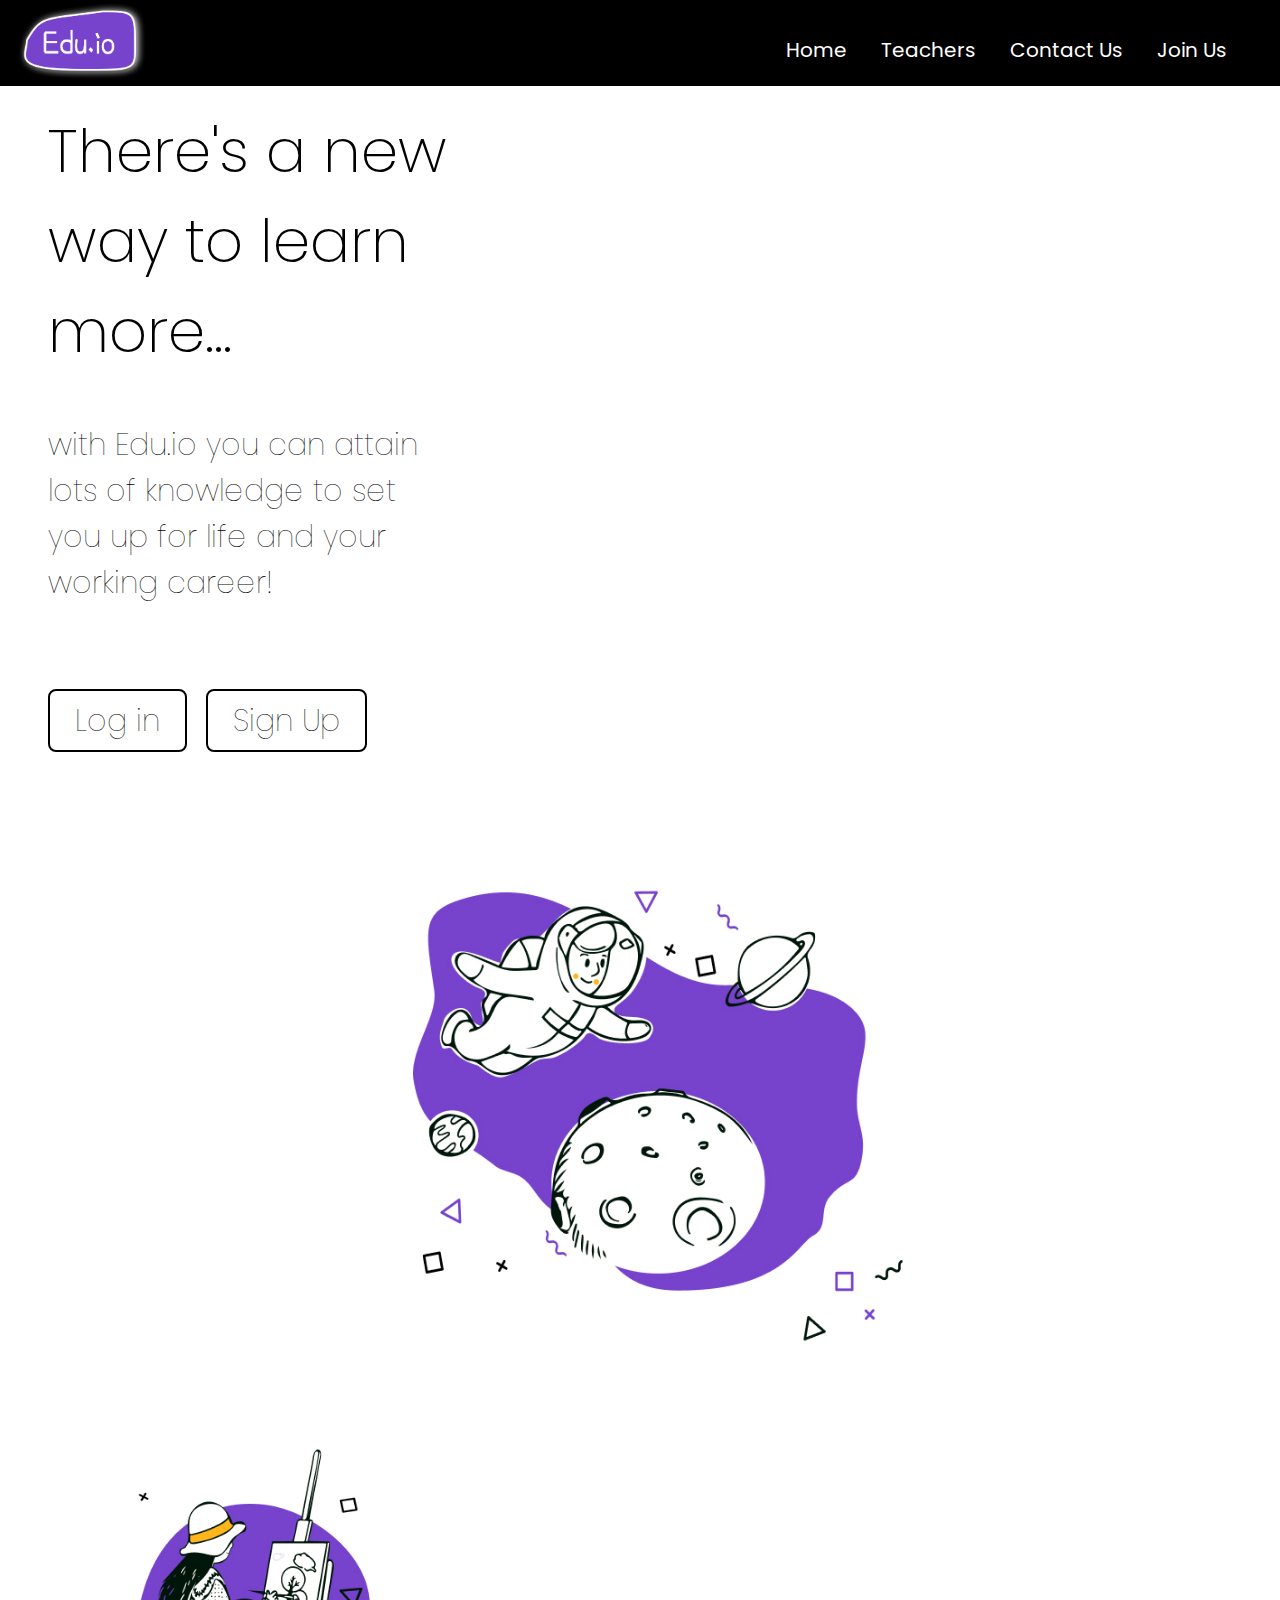
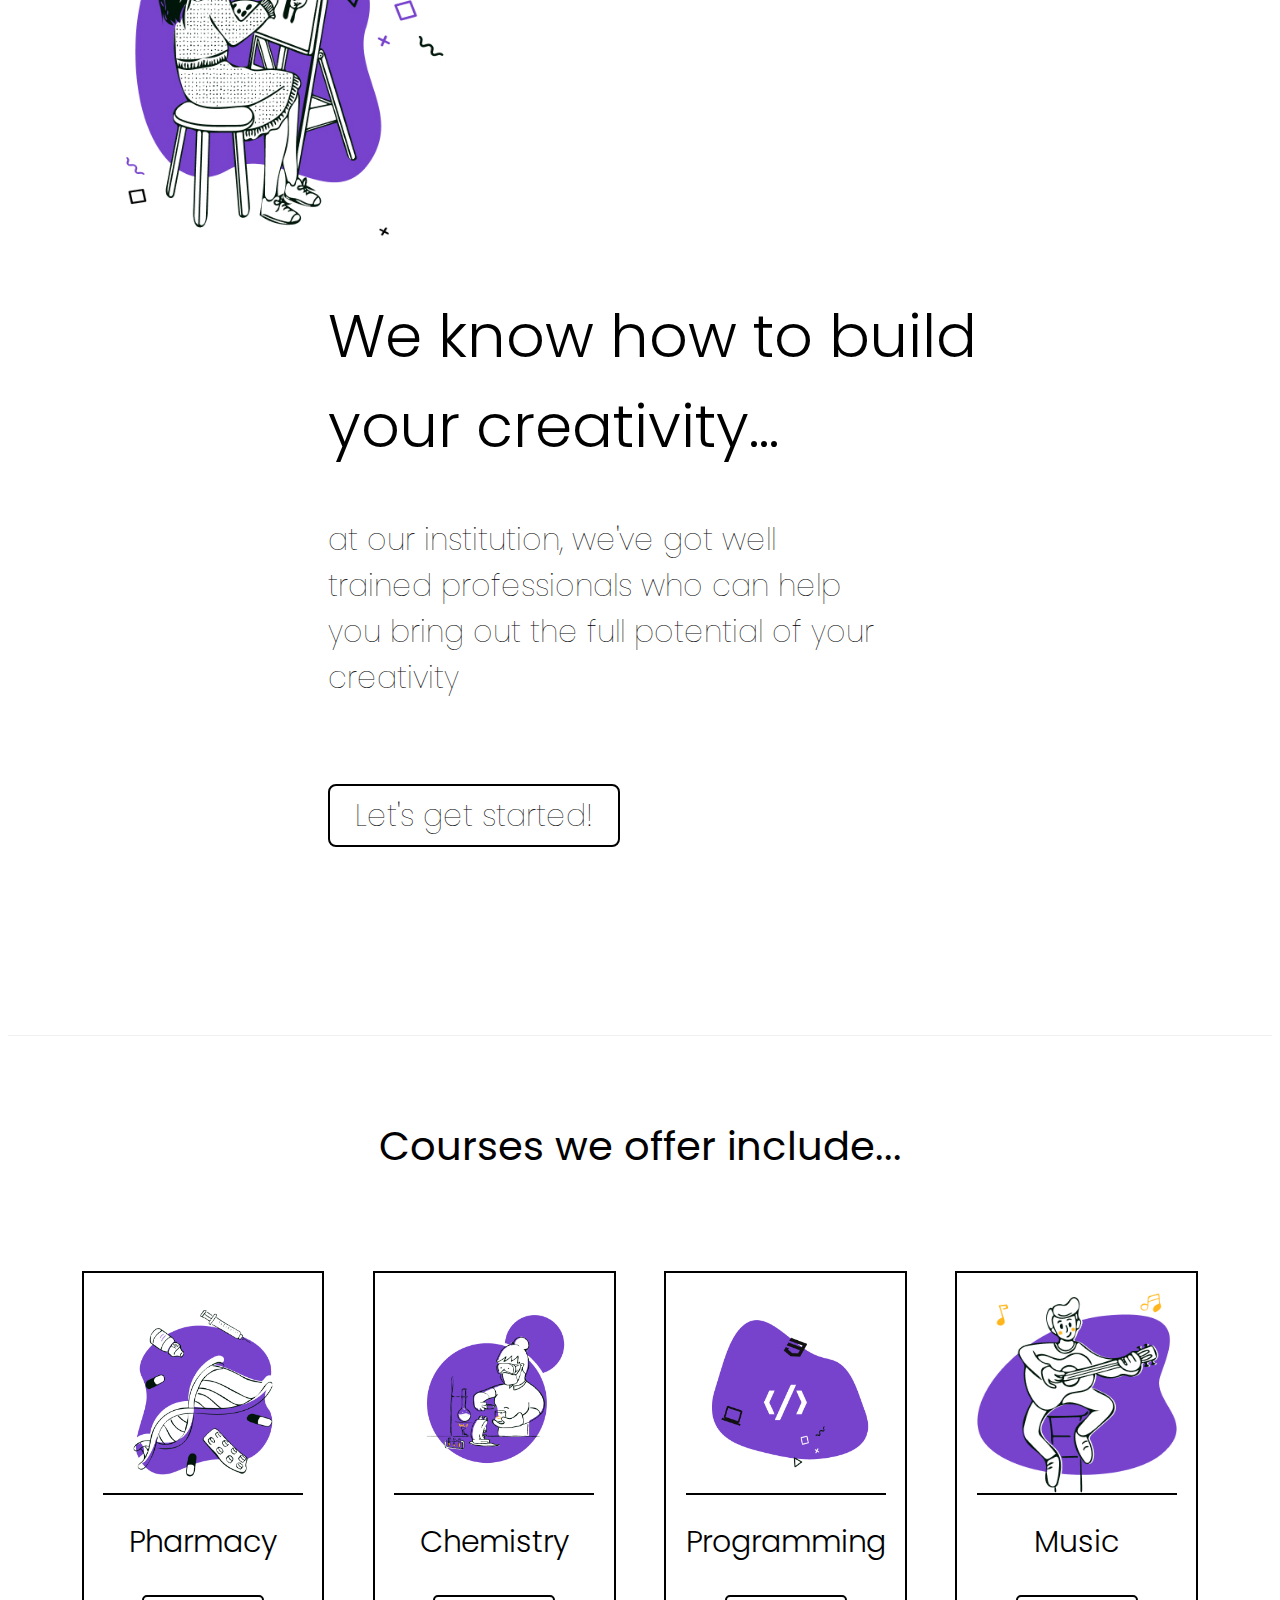
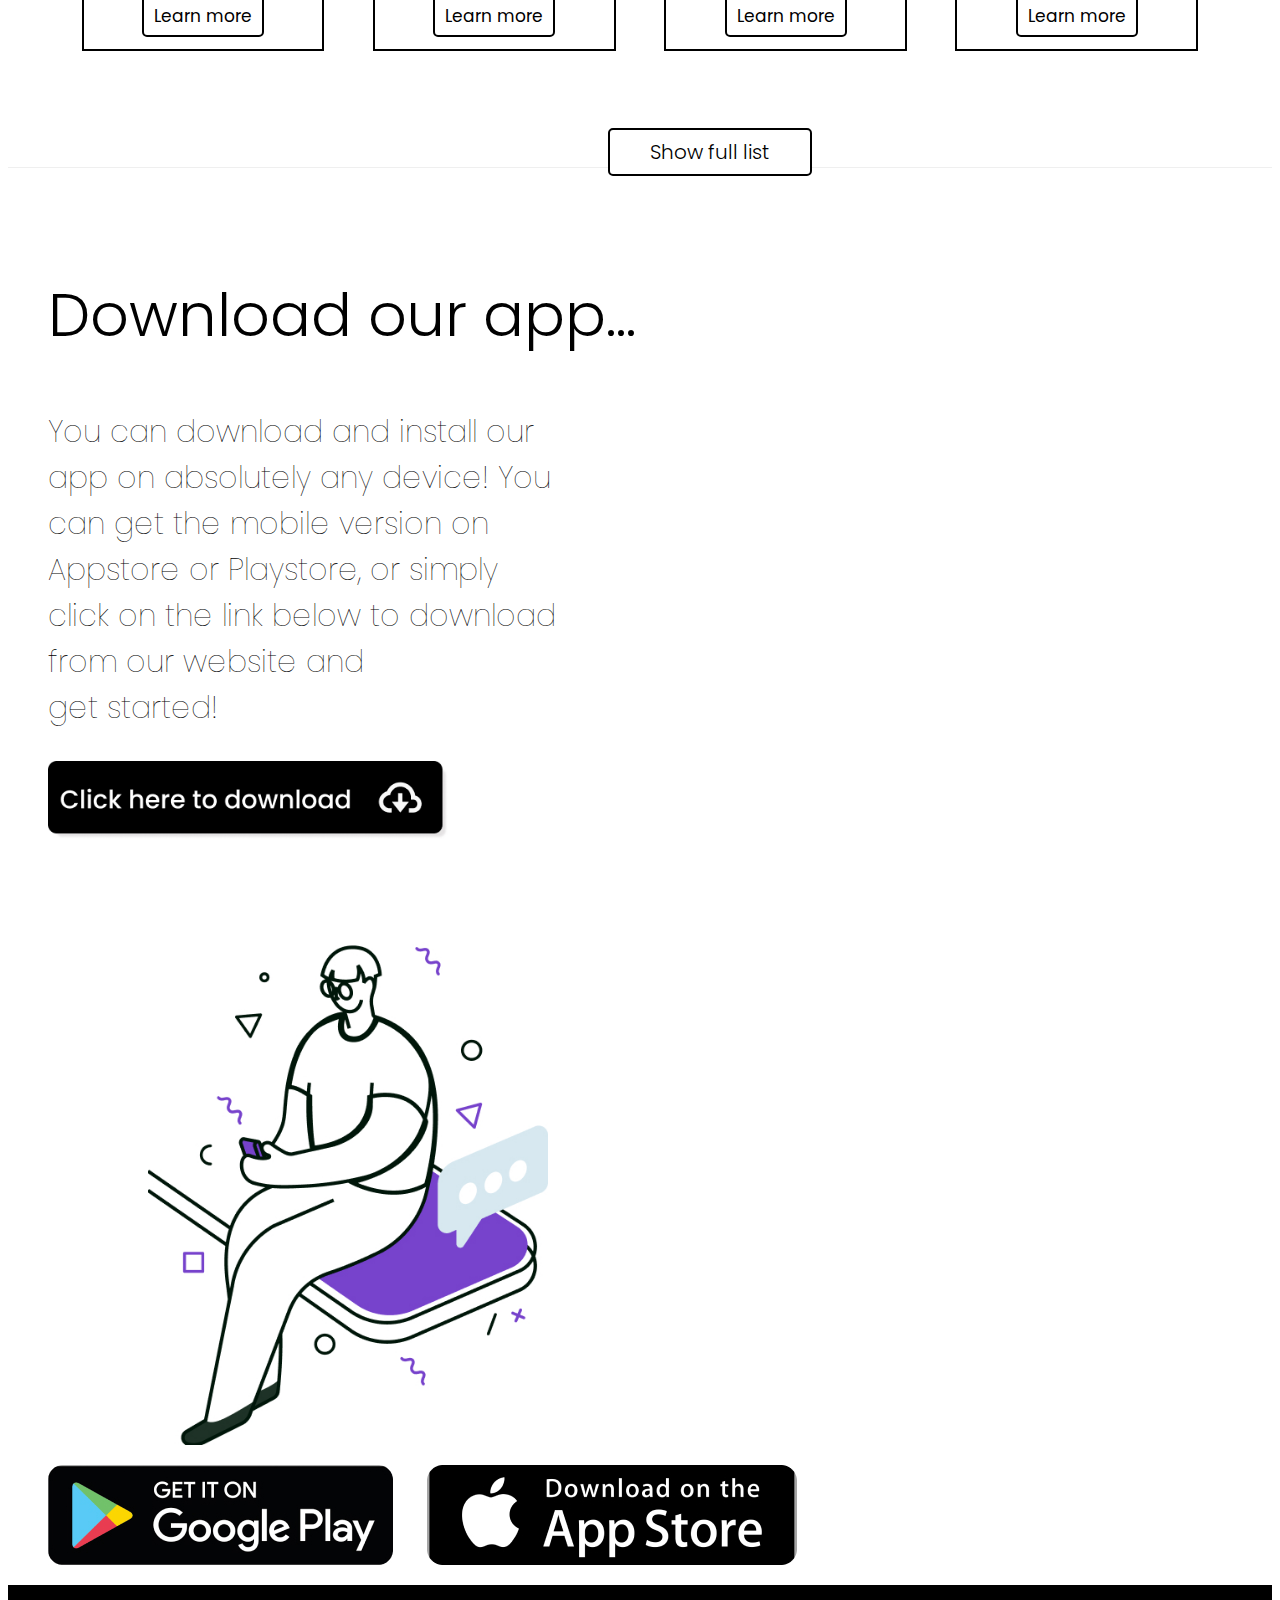
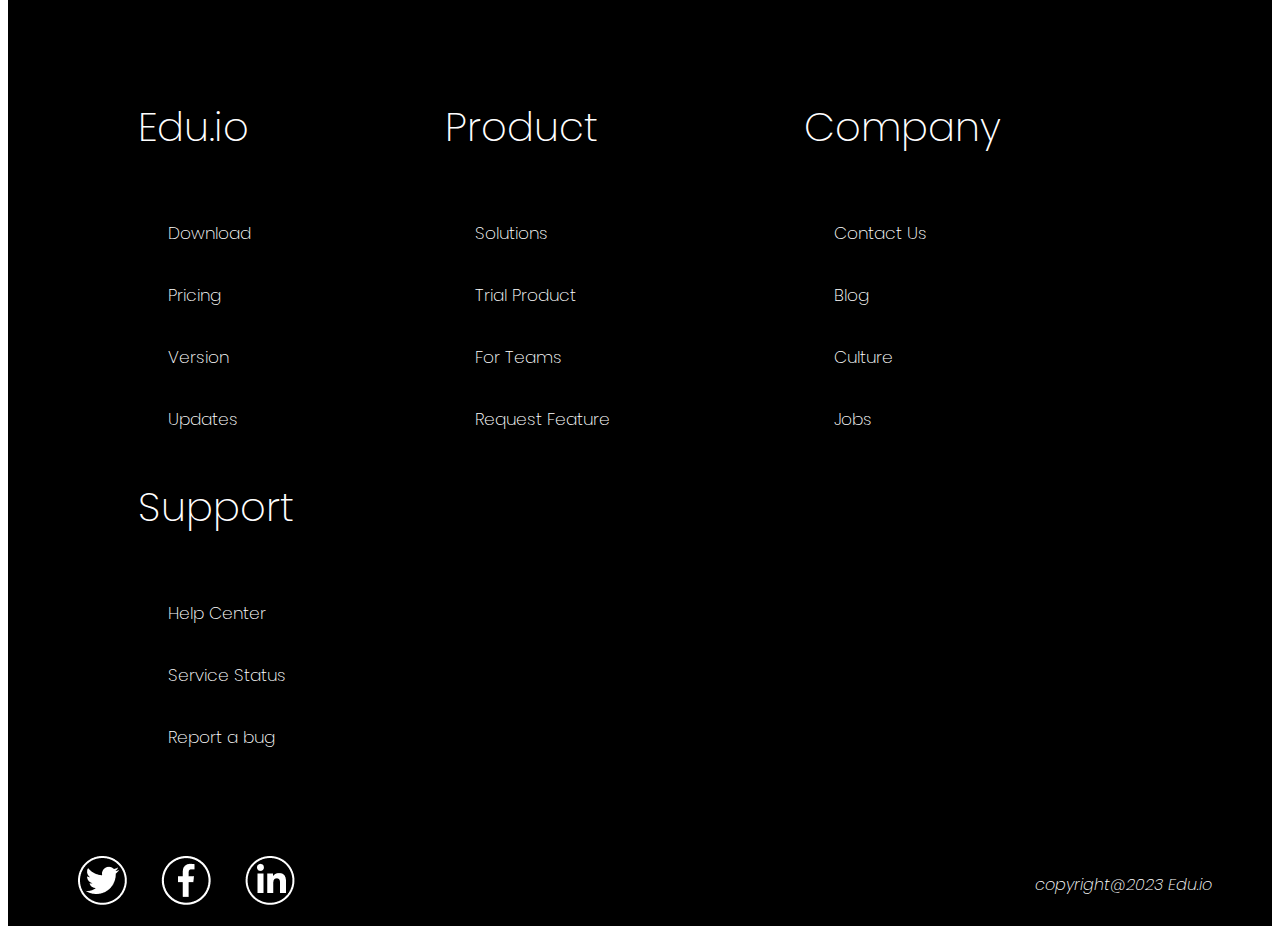
<file: index.html>
<!DOCTYPE html>
<html lang="en">
<head>
    <meta charset="UTF-8">
    <meta http-equiv="X-UA-Compatible" content="IE=edge">
    <meta name="viewport" content="width=device-width, initial-scale=1.0">
    <link rel="preconnect" href="https://fonts.googleapis.com"><link rel="preconnect" 
    href="https://fonts.gstatic.com" crossorigin><link
    href="https://fonts.googleapis.com/css2?family=Poppins:wght@200&display=swap"
    rel="stylesheet">
    <link rel="stylesheet" href="style.css">    
    <title>edu.io</title>
</head>


<body> 
    <section class="header">
        <nav>
            <a href="index.html"><img src="images/home/Logo.png" alt=""></a>
        <div class="links">
            <ul>            
                <li><a href="index.html" class="home">Home</a></li>
                <li><a href="teachers.html" class="teachers">Teachers</a></li>
                <li><a href="contact.html" class="contact">Contact Us</a></li>
                <li><a href="join.html" class="join">Join Us</a></li>           
            </ul>  
        </div>        
        </nav>        
    </section>  

    <section class="follow">
        <ul>
            <li class="text">     
                <p>
                     <span class="heading">There's a new<br>way to learn <br>more...</span> <br><br>
                    with Edu.io you can attain <br> lots of knowledge to set <br>
                    you up for life and your <br> working career!
                    <br><br><br>
                    <a href="login.html" class="log">Log in</a>
                    <a href="join.html" class="sign">Sign Up</a>   
                </p>        
            </li>
            <li><img src="images/home/Explorer.jpg" alt=""></li>
        </ul>           
    </section>

    <section class="explorer">
        <ul>
            <li>
                <img src="images/home/Painter 1.jpg" alt="">
            </li>   
            <li class="getStarted">
                <p> <span class="build"> We know how to build<br>
                your creativity...</span><br><br>
                at our institution, we've got well <br>
                trained professionals who can help <br>
                you bring out the full potential of your <br>
                creativity <br><br><br>
                <a class="start" href="join.html">Let's get started!</a>
                </p> 
            </li>
        </ul>
    </section>

   <section class="courses">
        <h2>Courses we offer include...</h2>
        <br><br>
        <div class="row">
            <div class="course-col">
                <img src="images/home/pharmacy.png" alt=""><br>
                <h1>Pharmacy</h1><br>
                <a href="">Learn more</a>
            </div>
            <div class="course-col">
                <img src="images/home/chemistry.png" alt=""><br>
                <h1>Chemistry</h1><br>
                <a href="">Learn more</a>
            </div>
            <div class="course-col">
                <img src="images/home/Programming.png" alt=""><br>
                <h1>Programming</h1><br>
                <a href="">Learn more</a>
            </div>
            <div class="course-col">
                <img src="images/home/music.png" alt=""><br>
                <h1>Music</h1><br>
                <a href="">Learn more</a>
            </div>
        </div>
        <a class="showList" href="">Show full list</a>
   </section><br><br>

   <section class="downloadApp">
    <ul>
        <li class="downloadtxt">
            <h2>Download our app...</h2>
            <p>You can download and install our <br> app on absolutely
            any device! You <br> can get the mobile version on <br>
            Appstore or Playstore, or simply <br>
            click on the link below to download <br>
            from our website and <br> get started! <br>
                <a href="">
                <img src="images/home/downloadLink.jpg" class="click" alt="">
                </a>    
            </p>
        </li>
        <li> <img src="images/home/man.jpg" alt=""></li>
    </ul>
    </section>

    <section class="alternativeSites">
        <ul>
            <li>
                <a href=""><img src="images/home/playstore.jpg" alt=""></a>
            </li>
            <li>
                <a href=""><img src="images/home/appstore.jpg" alt=""></a>
            </li>
        </ul>
    </section>

    <section class="endNote">
        <ul>
            <li class="eduIO">
                <h1>Edu.io</h1><br><br><br>
                <ul>
                    <li>
                        <a href="">Download</a>
                    </li><br><br>
                    <li> 
                        <a href="">Pricing</a>
                    </li><br><br>
                    <li> 
                        <a href="">Version</a>
                    </li><br><br>
                    <li> 
                        <a href="">Updates</a>
                    </li><br>
                </ul>
            </li>
            <li class="products">                
                <h1>Product</h1><br><br><br>
                <ul >
                    <li>
                        <a href="">Solutions</a>
                    </li><br><br>
                    <li>
                        <a href="">Trial Product</a>
                    </li><br><br>
                    <li>
                        <a href="">For Teams</a>
                    </li><br><br>
                    <li>
                        <a href="">Request Feature</a>
                    </li><br>
                </ul>
            </li>
            <li class="company">
                <h1>Company</h1><br><br><br>
                <ul>
                    <li>
                        <a href="">Contact Us </a>
                    </li><br><br>
                    <li>
                        <a href="">Blog </a>
                    </li><br><br>
                    <li>
                        <a href="">Culture </a>
                    </li><br><br>
                    <li>
                        <a href="">Jobs</a>
                    </li><br>
                </ul>
            </li>
            <li class="support">
                <h1>Support</h1><br><br><br>
                <ul>
                    <li>
                        <a href="">Help Center</a>
                    </li><br><br>
                    <li>
                        <a href="">Service Status </a>
                    </li><br><br>
                    <li>
                        <a href="">Report a bug </a>
                    </li><br><br><br><br>
                </ul>
            </li>
        </ul><br>
        <div class="footer">
            <footer>
                <div class="socialMedia">
                        <a href=""><img src="images/twitterLogo.png" alt=""></a>
                        <a href=""><img src="images/facebookLogo.png" alt=""></a>
                        <a href=""><img src="images/linkedinLogo.png" alt=""></a>
                </div>
                <div class="copyright">
                    <p>copyright@2023 Edu.io</p>
                </div>            
            </footer>
        </div>
    </section>
</body>
</html>
</file>
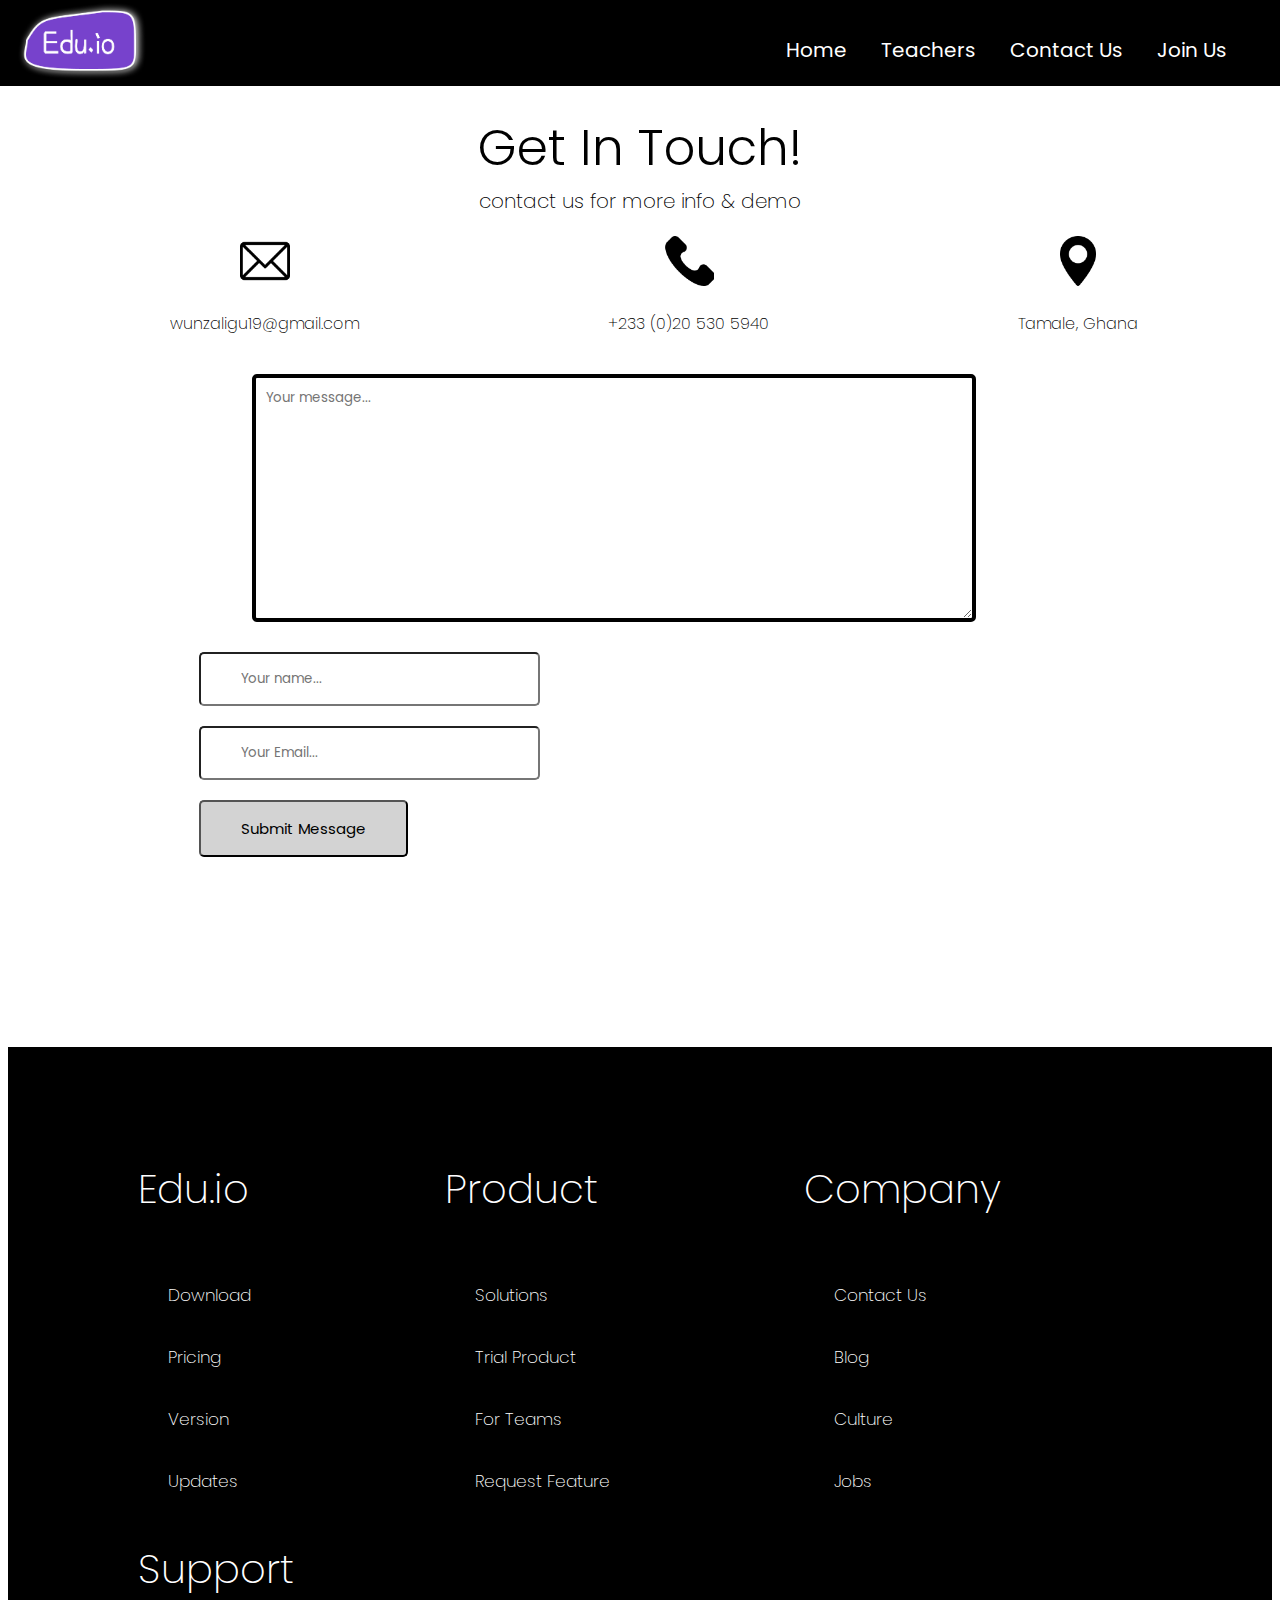
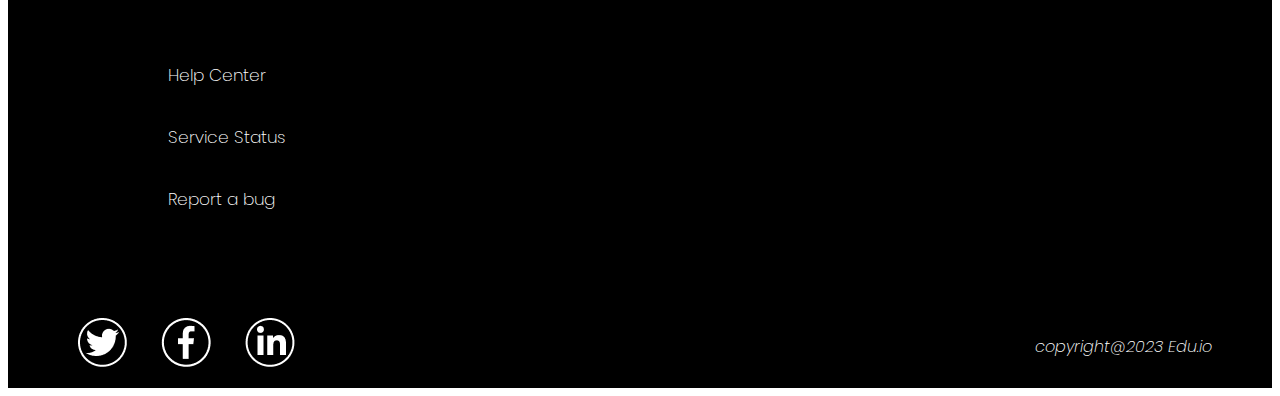
<file: contact.html>
<!DOCTYPE html>
<html lang="en">
<head>
    <meta charset="UTF-8">
    <meta http-equiv="X-UA-Compatible" content="IE=edge">
    <meta name="viewport" content="width=device-width, initial-scale=1.0">
    <link rel="preconnect" href="https://fonts.googleapis.com"><link rel="preconnect" 
    href="https://fonts.gstatic.com" crossorigin><link 
    href="https://fonts.googleapis.com/css2?family=Poppins:wght@200&display=swap" 
    rel="stylesheet"><link rel="stylesheet" href="style.css">
    <title>edu.io</title>
</head>
<body>
    <section class="header">
        <nav>
            <a href="index.html"><img src="images/home/Logo.png" alt=""></a>
        <div class="links">
            <ul>            
                <li><a href="index.html" class="home">Home</a></li>
                <li><a href="teachers.html" class="teachers">Teachers</a></li>
                <li><a href="contact.html" class="contact">Contact Us</a></li>
                <li><a href="join.html" class="join">Join Us</a></li>           
            </ul>  
        </div>        
        </nav>        
    </section> 

    <section class="reachUs">
        <p><span>Get In Touch!</span><br>
         contact us for more info & demo
        </p>
        <ul>
            <li>
                <img src="images/contact/mail.png" alt=""><br>
                <h4>wunzaligu19@gmail.com</h4>
            </li>
            <li>
                <img src="images/contact/phone.png" alt=""><br>
                <h4>+233 (0)20 530 5940</h4>
            </li>
            <li>
                <img src="images/contact/location.png" alt=""><br>
                <h4>Tamale, Ghana</h4>
            </li>
        </ul>
    </section>
    <section class="forms">
        <ul>
            <li class="message">
                <textarea name="Message" id="Message" placeholder="Your message..." cols="60" rows="11"></textarea>
            </li>
            <li class="details">
                <form>
                    <input class="uname" type="text" name="Username" placeholder="Your name..."><br>
                    <input type="Email" name="Email" placeholder="Your Email..."><br>
                    <input class="submit" type="submit" value="Submit Message">
                </form>
            </li>          
        </ul>
       
    </section><br><br><br><br><br><br><br><br>

    <section class="endNote">
        <ul>
            <li class="eduIO">
                <h1>Edu.io</h1><br><br><br>
                <ul>
                    <li>
                        <a href="">Download</a>
                    </li><br><br>
                    <li> 
                        <a href="">Pricing</a>
                    </li><br><br>
                    <li> 
                        <a href="">Version</a>
                    </li><br><br>
                    <li> 
                        <a href="">Updates</a>
                    </li><br>
                </ul>
            </li>
            <li class="products">                
                <h1>Product</h1><br><br><br>
                <ul >
                    <li>
                        <a href="">Solutions</a>
                    </li><br><br>
                    <li>
                        <a href="">Trial Product</a>
                    </li><br><br>
                    <li>
                        <a href="">For Teams</a>
                    </li><br><br>
                    <li>
                        <a href="">Request Feature</a>
                    </li><br>
                </ul>
            </li>
            <li class="company">
                <h1>Company</h1><br><br><br>
                <ul>
                    <li>
                        <a href="">Contact Us </a>
                    </li><br><br>
                    <li>
                        <a href="">Blog </a>
                    </li><br><br>
                    <li>
                        <a href="">Culture </a>
                    </li><br><br>
                    <li>
                        <a href="">Jobs</a>
                    </li><br>
                </ul>
            </li>
            <li class="support">
                <h1>Support</h1><br><br><br>
                <ul>
                    <li>
                        <a href="">Help Center</a>
                    </li><br><br>
                    <li>
                        <a href="">Service Status </a>
                    </li><br><br>
                    <li>
                        <a href="">Report a bug </a>
                    </li><br><br><br><br>
                </ul>
            </li>
        </ul><br>
        <div class="footer">
            <footer>
                <div class="socialMedia">
                        <a href=""><img src="images/twitterLogo.png" alt=""></a>
                        <a href=""><img src="images/facebookLogo.png" alt=""></a>
                        <a href=""><img src="images/linkedinLogo.png" alt=""></a>
                </div>
                <div class="copyright">
                    <p>copyright@2023 Edu.io</p>
                </div>            
            </footer>
        </div>
    </section>
</body>
</html>
</file>
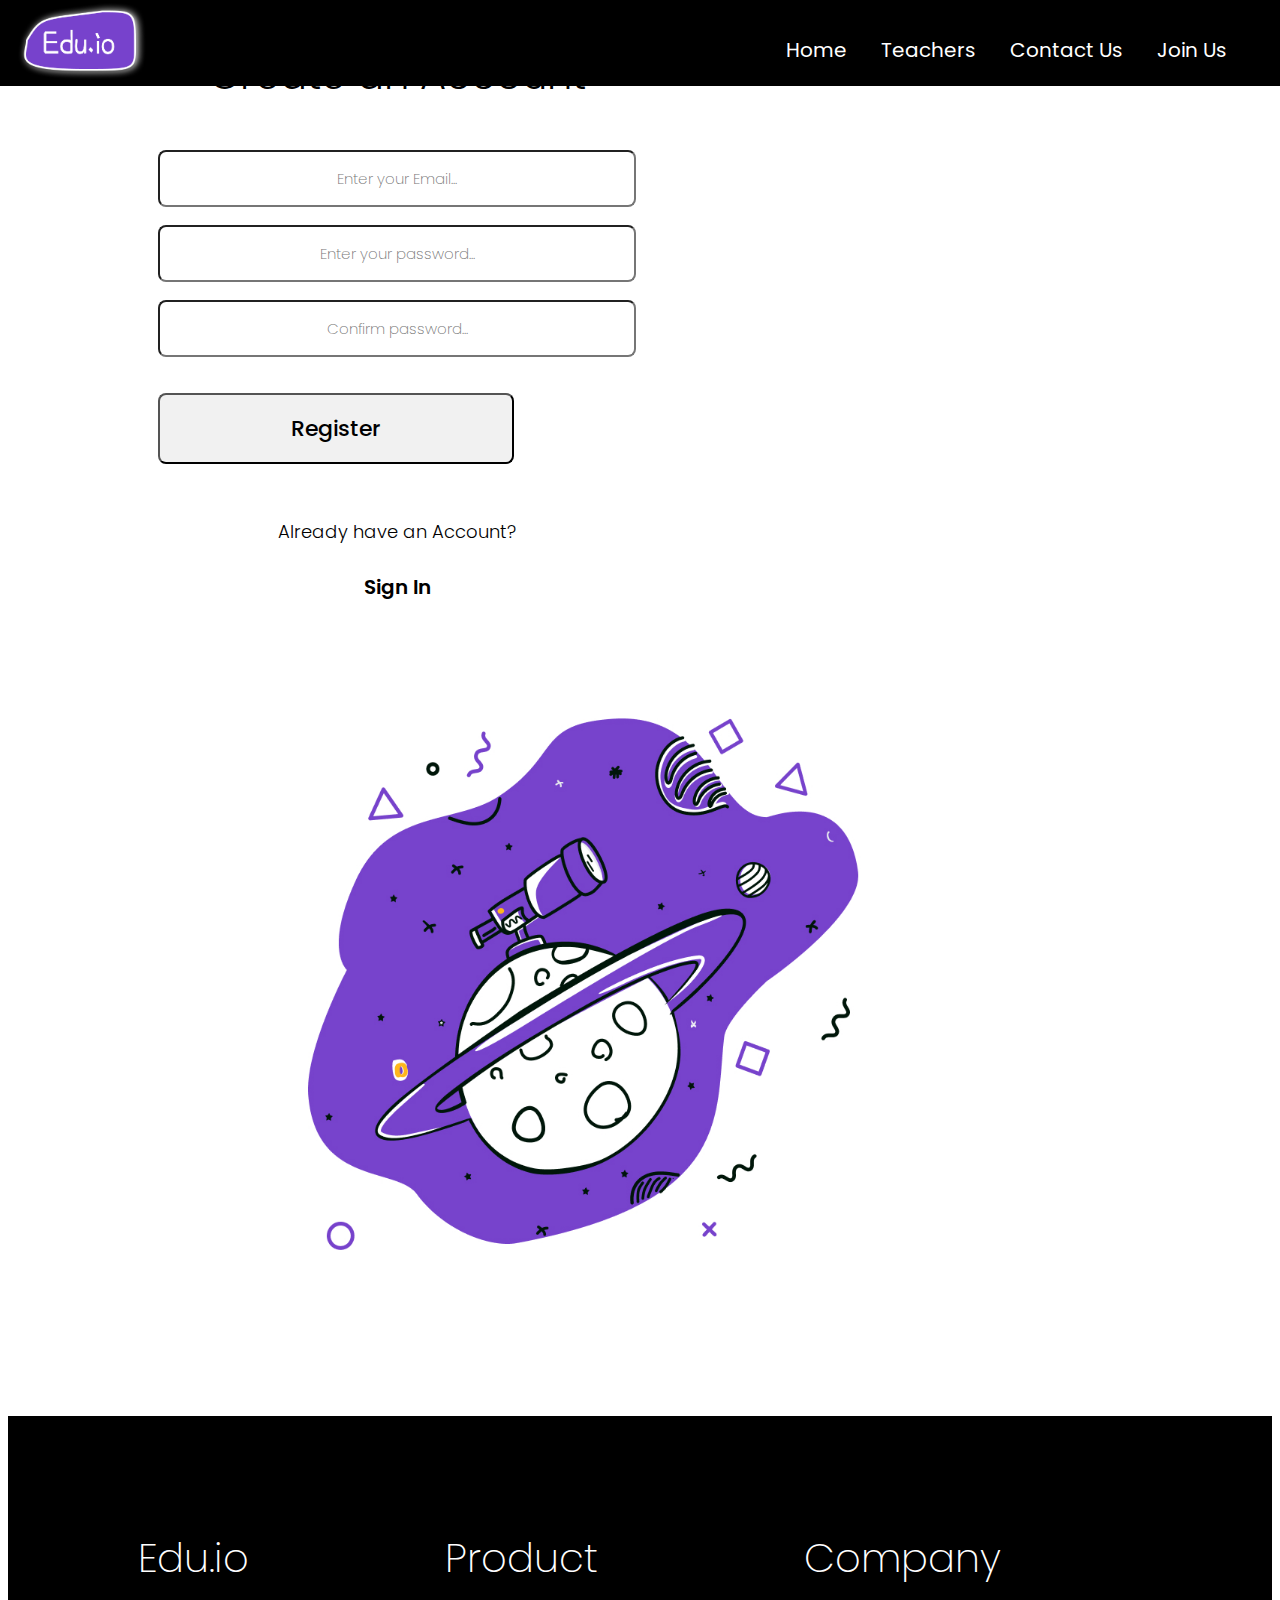
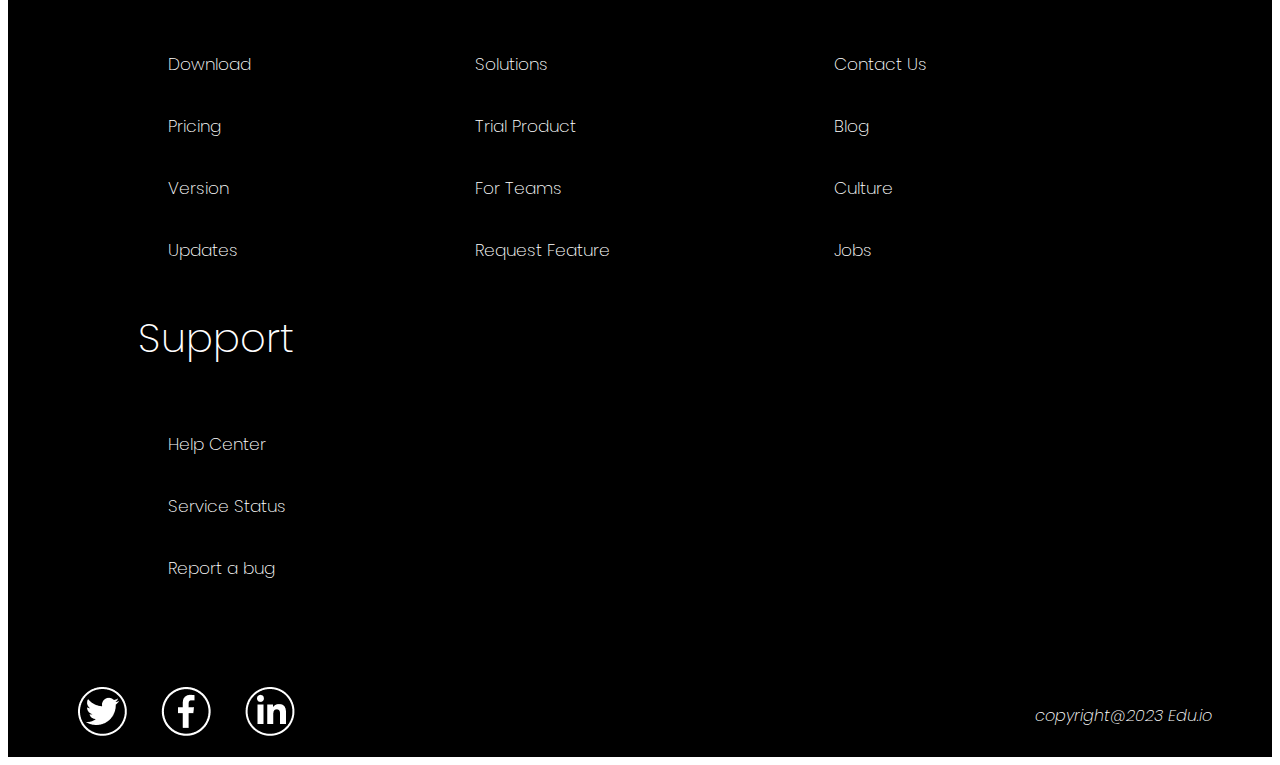
<file: join.html>
<!DOCTYPE html>
<html lang="en">
<head>
    <meta charset="UTF-8">
    <meta http-equiv="X-UA-Compatible" content="IE=edge">
    <meta name="viewport" content="width=device-width, initial-scale=1.0">
    <link rel="preconnect" href="https://fonts.googleapis.com"><link rel="preconnect" 
    href="https://fonts.gstatic.com" crossorigin><link 
    href="https://fonts.googleapis.com/css2?family=Poppins:wght@200&display=swap" 
    rel="stylesheet"><link rel="stylesheet" href="style.css">
    <title>edu.io</title>
</head>
<body>
    <section class="header">
        <nav>
            <a href="index.html"><img src="images/home/Logo.png" alt=""></a>
        <div class="links">
            <ul>            
                <li><a href="index.html" class="home">Home</a></li>
                <li><a href="teachers.html" class="teachers">Teachers</a></li>
                <li><a href="contact.html" class="contact">Contact Us</a></li>
                <li><a href="join.html" class="join">Join Us</a></li>           
            </ul>  
        </div>        
        </nav>        
    </section> 

    <section class="signUp">
            <div class="account">
                <h1>Create an Account</h1><br>
                <form >
                    <input type="email" name="Email" placeholder="Enter your Email..." required><br><br>
                    <input type="password" name="Password" placeholder="Enter your password..." required><br><br>
                    <input type="password" name="Password2" placeholder="Confirm password..." required><br><br><br>
                    <input class="continue" type="submit" value="Register">
                </form><br><br>
                <p>Already have an Account?<br><br>
                    <a href="login.html" class="login">Sign In</a>
                </p>
                
            </div>
                
            <div class="accountImg"><img src="images/signUp/Group 41.jpg" alt=""></div>
    

    </section><br><br><br><br><br><br><br><br><br>

    <section class="endNote">
        <ul>
            <li class="eduIO">
                <h1>Edu.io</h1><br><br><br>
                <ul>
                    <li>
                        <a href="">Download</a>
                    </li><br><br>
                    <li> 
                        <a href="">Pricing</a>
                    </li><br><br>
                    <li> 
                        <a href="">Version</a>
                    </li><br><br>
                    <li> 
                        <a href="">Updates</a>
                    </li><br>
                </ul>
            </li>
            <li class="products">                
                <h1>Product</h1><br><br><br>
                <ul >
                    <li>
                        <a href="">Solutions</a>
                    </li><br><br>
                    <li>
                        <a href="">Trial Product</a>
                    </li><br><br>
                    <li>
                        <a href="">For Teams</a>
                    </li><br><br>
                    <li>
                        <a href="">Request Feature</a>
                    </li><br>
                </ul>
            </li>
            <li class="company">
                <h1>Company</h1><br><br><br>
                <ul>
                    <li>
                        <a href="">Contact Us </a>
                    </li><br><br>
                    <li>
                        <a href="">Blog </a>
                    </li><br><br>
                    <li>
                        <a href="">Culture </a>
                    </li><br><br>
                    <li>
                        <a href="">Jobs</a>
                    </li><br>
                </ul>
            </li>
            <li class="support">
                <h1>Support</h1><br><br><br>
                <ul>
                    <li>
                        <a href="">Help Center</a>
                    </li><br><br>
                    <li>
                        <a href="">Service Status </a>
                    </li><br><br>
                    <li>
                        <a href="">Report a bug </a>
                    </li><br><br><br><br>
                </ul>
            </li>
        </ul><br>
        <div class="footer">
            <footer>
                <div class="socialMedia">
                        <a href=""><img src="images/twitterLogo.png" alt=""></a>
                        <a href=""><img src="images/facebookLogo.png" alt=""></a>
                        <a href=""><img src="images/linkedinLogo.png" alt=""></a>
                </div>
                <div class="copyright">
                    <p>copyright@2023 Edu.io</p>
                </div>            
            </footer>
        </div>
    </section>
    
</body>
</html>
</file>
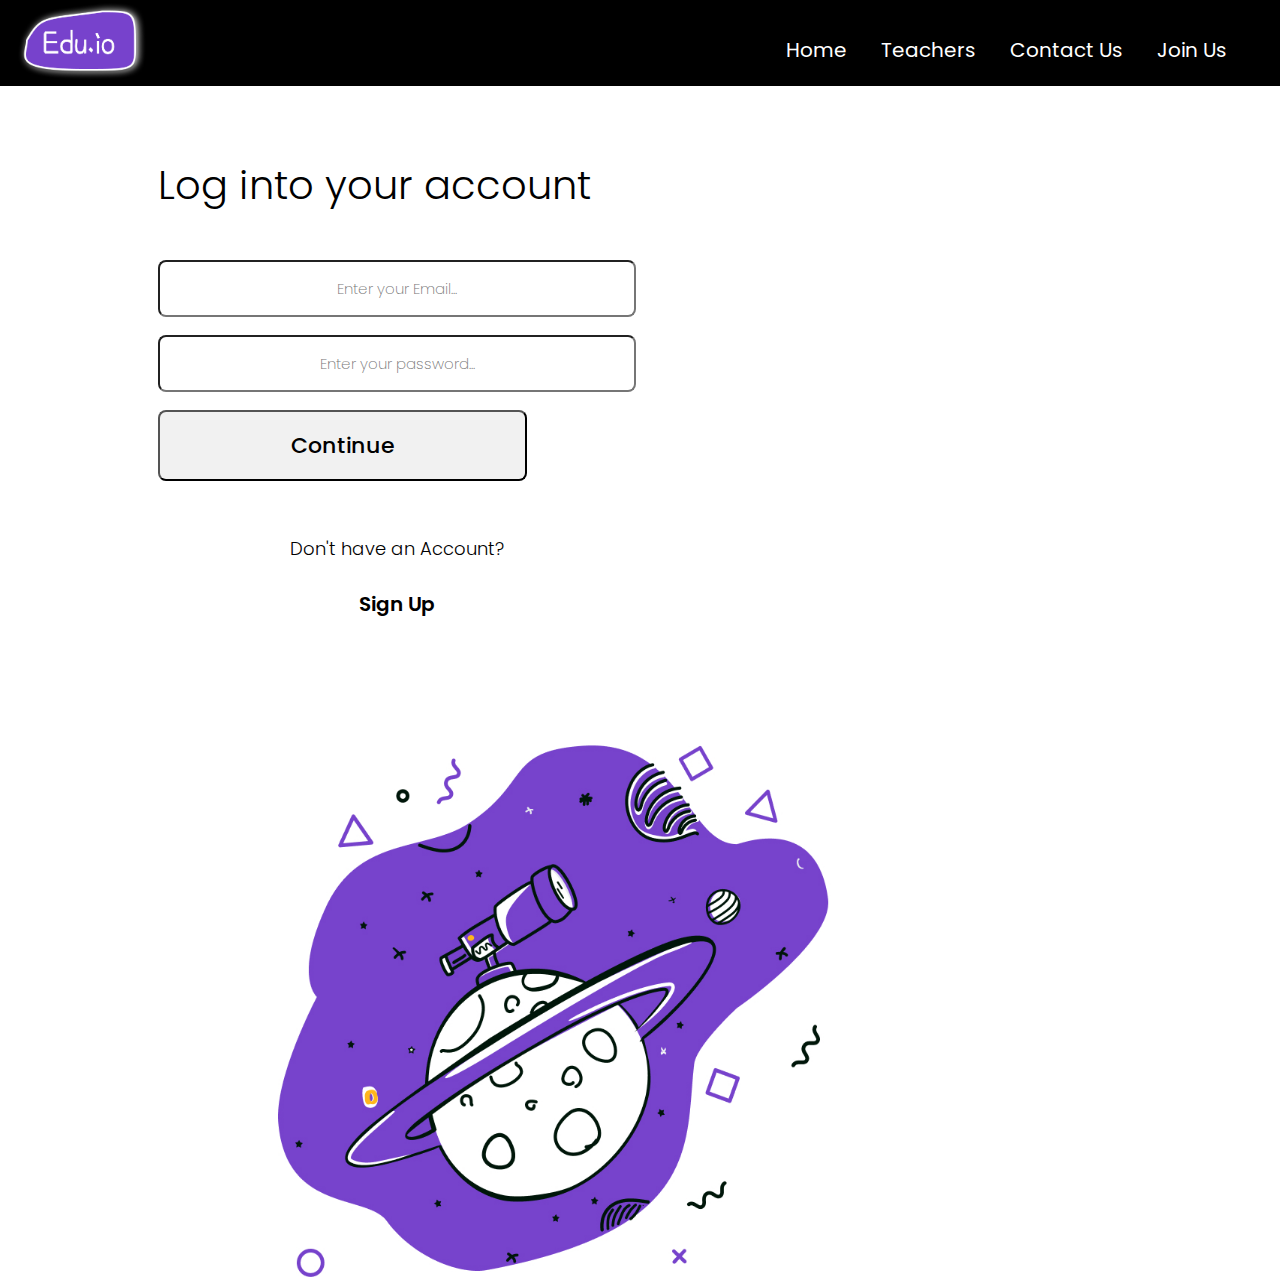
<file: login.html>
<!DOCTYPE html>
<html lang="en">
<head>
    <meta charset="UTF-8">
    <meta http-equiv="X-UA-Compatible" content="IE=edge">
    <meta name="viewport" content="width=device-width, initial-scale=1.0">
    <link rel="preconnect" href="https://fonts.googleapis.com"><link rel="preconnect" 
    href="https://fonts.gstatic.com" crossorigin><link 
    href="https://fonts.googleapis.com/css2?family=Poppins:wght@200&display=swap" 
    rel="stylesheet"><link rel="stylesheet" href="style.css">
    <title>edu.io</title>
</head>
<body>
    <section class="header">
        <nav>
            <a href="index.html"><img src="images/home/Logo.png" alt=""></a>
        <div class="links">
            <ul>            
                <li><a href="index.html" class="home">Home</a></li>
                <li><a href="teachers.html" class="teachers">Teachers</a></li>
                <li><a href="contact.html" class="contact">Contact Us</a></li>
                <li><a href="join.html" class="join">Join Us</a></li>           
            </ul>  
        </div>        
        </nav>        
    </section> 


    <section class="login">
        <div class="account">
            <h1>Log into your account </h1><br>
            <form >
                <input type="email" name="Email" placeholder="Enter your Email..." required><br><br>
                <input type="password" name="Password" placeholder="Enter your password..." required><br><br>
                <input class="continue" type="submit" value="Continue">
            </form><br><br>
            <p>Don't have an Account?<br><br>
                <a href="join.html" class="login">Sign Up</a>
            </p>            
        </div>        
        <div class="accountImg"><img src="images/signUp/Group 41.jpg" alt=""></div>
    </section>   
</body>
</html>
</file>
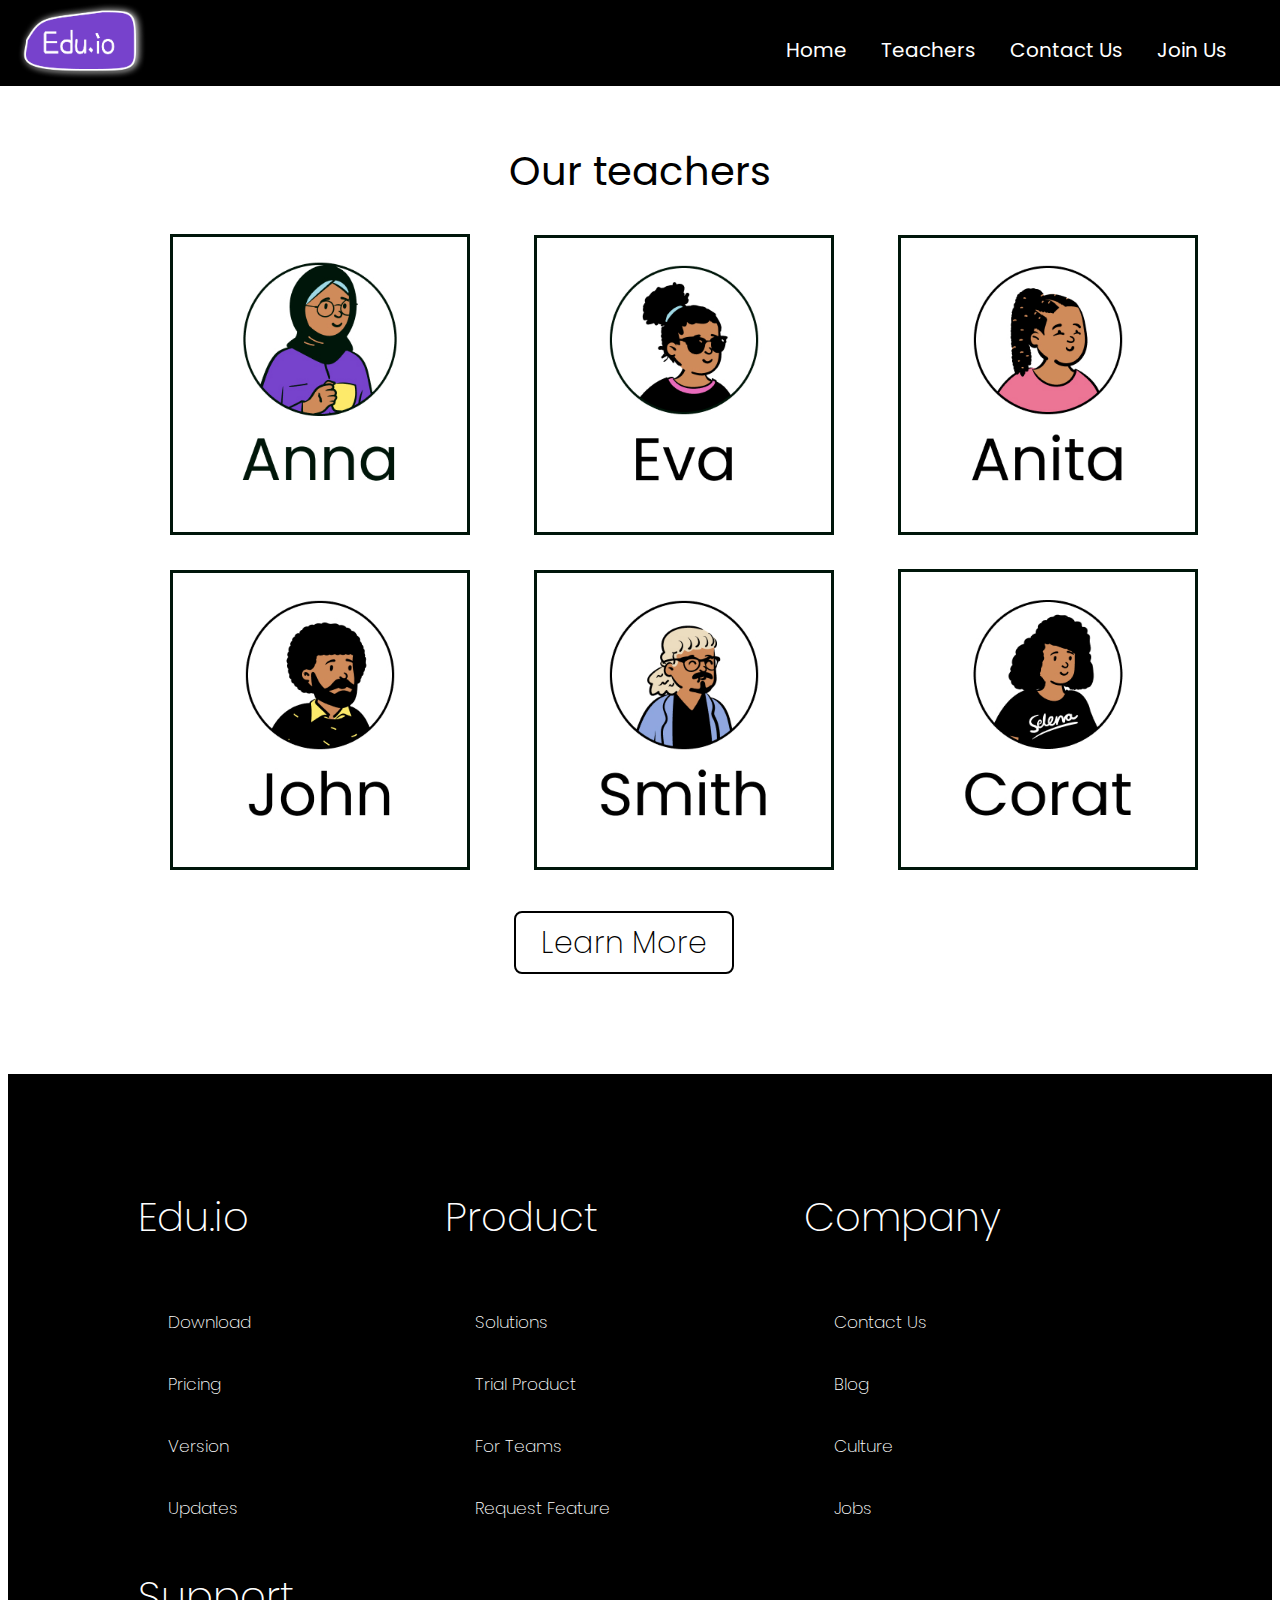
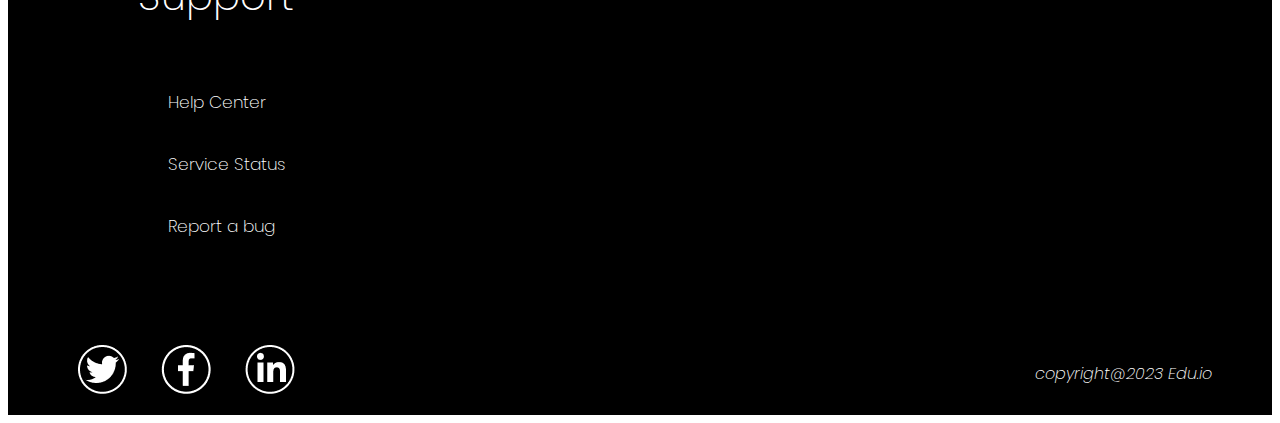
<file: teachers.html>
<!DOCTYPE html>
<html lang="en">
<head>
    <meta charset="UTF-8">
    <meta http-equiv="X-UA-Compatible" content="IE=edge">
    <meta name="viewport" content="width=device-width, initial-scale=1.0">
    <link rel="preconnect" href="https://fonts.googleapis.com"><link rel="preconnect" 
    href="https://fonts.gstatic.com" crossorigin><link 
    href="https://fonts.googleapis.com/css2?family=Poppins:wght@200&display=swap" 
    rel="stylesheet"><link rel="stylesheet" href="style.css">
    <title>edu.io</title>
</head>
<body>
    <section class="header">
        <nav>
            <a href="index.html"><img src="images/home/Logo.png" alt=""></a>
        <div class="links">
            <ul>            
                <li><a href="index.html" class="home">Home</a></li>
                <li><a href="teachers.html" class="teachers">Teachers</a></li>
                <li><a href="contact.html" class="contact">Contact Us</a></li>
                <li><a href="join.html" class="join">Join Us</a></li>           
            </ul>  
        </div>        
        </nav>        
    </section> 

    <section class="teachers">
        <h2>Our teachers</h2>
        <ul>
            <li>
                <img src="images/teachers/Anna.jpg" alt="">
                <img src="images/teachers/eva.jpg" alt="">
                <img src="images/teachers/Anita.jpg" alt="">
            </li>
            <li>
                <img src="images/teachers/john.jpg" alt="">
                <img src="images/teachers/james.jpg" alt="">
                <img src="images/teachers/corat.jpg" alt="">
            </li>
        </ul>
        <a class="button" href="">Learn More</a>
    </section><br><br><br><br><br><br>

    <section class="endNote">
        <ul>
            <li class="eduIO">
                <h1>Edu.io</h1><br><br><br>
                <ul>
                    <li>
                        <a href="">Download</a>
                    </li><br><br>
                    <li> 
                        <a href="">Pricing</a>
                    </li><br><br>
                    <li> 
                        <a href="">Version</a>
                    </li><br><br>
                    <li> 
                        <a href="">Updates</a>
                    </li><br>
                </ul>
            </li>
            <li class="products">                
                <h1>Product</h1><br><br><br>
                <ul >
                    <li>
                        <a href="">Solutions</a>
                    </li><br><br>
                    <li>
                        <a href="">Trial Product</a>
                    </li><br><br>
                    <li>
                        <a href="">For Teams</a>
                    </li><br><br>
                    <li>
                        <a href="">Request Feature</a>
                    </li><br>
                </ul>
            </li>
            <li class="company">
                <h1>Company</h1><br><br><br>
                <ul>
                    <li>
                        <a href="">Contact Us </a>
                    </li><br><br>
                    <li>
                        <a href="">Blog </a>
                    </li><br><br>
                    <li>
                        <a href="">Culture </a>
                    </li><br><br>
                    <li>
                        <a href="">Jobs</a>
                    </li><br>
                </ul>
            </li>
            <li class="support">
                <h1>Support</h1><br><br><br>
                <ul>
                    <li>
                        <a href="">Help Center</a>
                    </li><br><br>
                    <li>
                        <a href="">Service Status </a>
                    </li><br><br>
                    <li>
                        <a href="">Report a bug </a>
                    </li><br><br><br><br>
                </ul>
            </li>
        </ul><br>
        <div class="footer">
            <footer>
                <div class="socialMedia">
                        <a href=""><img src="images/twitterLogo.png" alt=""></a>
                        <a href=""><img src="images/facebookLogo.png" alt=""></a>
                        <a href=""><img src="images/linkedinLogo.png" alt=""></a>
                </div>
                <div class="copyright">
                    <p>copyright@2023 Edu.io</p>
                </div>            
            </footer>
        </div>
    </section>
</body>
</html>
</file>
<file: style.css>
/*----header---*/
.links ul li{
    list-style: none;
    text-align: right;
    display: inline-block;    

}
.header{
    background-color: #000;
    padding: 2px;
    top: 0;
    left: 0;
    position: fixed;
    width: 100%;
}
nav{
    display: flex;
    padding: 0em;
    justify-content: space-between;
    align-items: center;
}
nav img{
    width: 130px;
    padding: 0 0 0 15px;
}
nav img:hover{
    position: relative;
    bottom: 1px;
    left: -1px;
}
nav ul{
    padding: 15px 40px 0 0;
}
nav ul li a{
    padding: 15px;
    text-decoration: none;
    color: rgb(255, 255, 255);
    font-family: 'Poppins', sans-serif;
    font-size: 20px;
} 
nav ul li::after{
    content:'';
    width: 0%;
    height: 2px;
    background: #924fff;
    display: block;
    margin: auto;
    transition: 0.5s;
}
nav ul li:hover::after{
    width: 70%;
}



/*---follow---*/

.follow .text{
    padding-top: 60px;
}
.follow .text p .heading{
    font-family: 'Poppins', sans-serif;
    margin-top: 10px;
    font-weight: 200;
    font-size: 60px;
}
.follow p{
    font-family: 'Poppins', sans-serif;
    font-weight: 100;
    font-size: 30px;
}
.follow .text{
    margin: auto;
    font-family: 'Poppins', sans-serif;
    font-weight: 200;
    font-size: larger;
    text-align: left;
    padding-top: -10px;
}
.follow ul li{
    list-style: none;
    display: inline-block;
    padding-top: 0px;
    justify-content: space-between;
    align-self: stretch;
}
.follow img{
    width: 580px;
    padding-left: 290px;
}
.follow .text .log{
    background-color: transparent;
    color: #000;
    padding: 8px 25px 8px 25px;
    margin: 0 10px 0 0;
    border: 2px solid black;
    border-radius: 8px;
    text-decoration: none;
}
.follow .text .sign{
    background-color: transparent;
    color: #000;
    padding: 8px 25px 8px 25px;
    margin: 0 10px 0 0;
    border: 2px solid black;
    border-radius: 8px;
    text-decoration: none;
}
.follow .text a:hover{
    background-color: #000;
    color: #fff;
    transition: 0.7s;
}

/*---explorer ---*/
.explorer{
    border-bottom: rgba(185, 185, 185, 0.233) solid 1px;
}
.explorer ul li{
    list-style: none;
    align-items: stretch;
    display: inline-block;
    justify-content: space-between;
}
.explorer .getStarted .build{
    font-family: 'Poppins', sans-serif;
    font-weight: 300;
    font-size: 60px;
}
.explorer .getStarted p{
    font-family: 'Poppins', sans-serif;
    font-weight: 100;
    font-size: 30px;
    padding: 0 0 150px 280px;
}
.explorer img{
    width: 380px;
    padding: 40px 30px 0 20px;
}
.explorer .getStarted .start{
    background-color: transparent;
    color: #000;
    padding: 8px 25px 8px 25px;
    margin: 0px;
    border: 2px solid black;
    border-radius: 8px;
    text-decoration: none;
}
.explorer .getStarted .start:hover{
    background-color: #000;
    color: #fff;
    transition: 0.7s;
}


/*---offeredCourses---*/
.courses{
    border-bottom: rgba(185, 185, 185, 0.233) 1px solid;
}
.courses h2{
    margin-top: 80px;
    text-align: center;
    font-size: 40px;
    font-family: 'Poppins', sans-serif;
    font-weight: 400;  
}
.row{
    display: flex;
    margin: 2%;
    justify-content: space-evenly;
}
.course-col h1{
    font-size: 30px;
    font-weight: 300;
    font-family: 'Poppins', sans-serif;
}
.course-col{
    text-align: center;
    flex-basis: 20%;
    background: #ffffff;
    border: #000 2px solid;
    border-radius: 0;
    margin-bottom: 5%;
    padding: 20px 12px;
    box-sizing: border-box;
    transition: 0.5s;
}
.course-col:hover{
    box-shadow: 0 0 20px 0px rgba(0, 0, 0, 0.237);
}
.course-col img{
    width: 200px;
    height: 200px;
    border-bottom: #000 solid 2px;
}
.course-col a{
    font-family: 'Poppins', sans-serif;
    font-size: 17px;
    text-decoration: none;
    color: #000;
    border: #000 solid 2px;
    padding: 7px 10px;
    border-radius: 5px;
}
.course-col a:hover{
    background-color: #000;
    color: #fff;
    transition: 0.7s;
    box-shadow: 0 0 2px 0 #000;
}
.courses .showList{
    float: none;
    font-family: 'Poppins', sans-serif;
    font-size: 20px;
    font-weight: 300;
    background-color: #fff;
    color: #000;
    padding: 8px 40px 8px 40px;
    border: 2px solid black;
    border-radius: 5px;
    text-decoration: none;
    margin-left: 600px;
}
.showList:hover{
    background-color: #000;
    color: #fff;
    transition: 0.7s;
}


/*---downloadApp--*/
.downloadApp ul li{
    display: inline-block;
}
.downloadApp .downloadtxt {
    font-family: 'Poppins', sans-serif;
    font-weight: 100;
    font-size: 30px;
    padding: 0 150px 30px 0px;
}
.downloadApp .downloadtxt h2{
    font-weight: 300;
    font-size: 60px;
    
}
.downloadApp img{
    width: 400px;
    padding: 30px 0 0 100px;
}
.downloadtxt .click{
    padding-left: 0px;
}
.downloadtxt .click:hover{
    position: relative;
    bottom: 1px;
    left: -1px;
}



/*---altSite--*/
.alternativeSites ul li{
    list-style: none;
    display: inline-block;
    padding-right: 30px;
}
.alternativeSites img{
    width: auto;
}
.alternativeSites img:hover{
    position: relative;
    bottom: 1px;
    left: -1px;
    transition: 1s;
}


/*--teachers--*/
.teachers {
    padding-top: 100px;
}
.teachers h2{
    font-family: 'Poppins', sans-serif;
    font-size: 40px;
    font-weight: 400;
    text-align: center;
    border-bottom: 1px rgb(103, 103, 103) ;
}
.teachers img{
    width: 300px;
    margin-right: 60px;
    margin-bottom: 30px;
}
.teachers img:hover{
    box-shadow: 0 0 20px 0px rgba(0, 0, 0, 0.237);
    transition: 0.7s;
}
.teachers ul li{
    list-style: none;
    padding-left: 10%;
}
.teachers .button{
    font-family: 'Poppins', sans-serif;
    font-weight: 200;
    font-size: 30px;
    color: #000;
    background-color: #fff;
    padding: 8px 25px;
    border: 2px black solid;
    border-radius: 8px;
    margin: 40%;
    text-decoration: none;
    text-overflow: ellipsis;
}
.teacher .button:hover{
    color: #fff;
    background-color: #000;
    transition: 0.7s;
}



/*--contactUs--*/
.reachUs p{
    font-family: 'Poppins', sans-serif;
    padding-top: 90px;
    text-align: center;
    font-size: 20px;
    font-weight: 200;
}
.reachUs span{
    font-weight: 300;
    font-size: 50px;
}
.reachUs ul li{
    list-style: none;
    display: inline-block;
    text-align: center;
    padding: 0px 10% ;   
}
.reachUs ul li h4{
    font-weight: 200;
    font-family: 'Poppins',sans-serif; 
}
.reachUs img{
    width: 50px;
}
.forms{
    padding: 0 10% 0 10%;
}
.forms .details form{
    padding: 0px 10px 0px 30px;
}
.forms ul li{
    list-style: none;
    display: inline-flex;
    padding: 0 8%;
    justify-content: space-between;
    align-items: center;
}
.forms .details{
    padding: 10px 40px 20px 5px;
}
.forms input{
    margin: 10px -10px;
    padding: 15px 40px;
    text-align: start;
    font-family: 'Poppins', sans-serif;
    border-radius: 5px;
}
.forms textarea{
    padding: 10px 10px;
    text-align: start;
    font-family: 'Poppins', sans-serif;
    border-radius: 5px;
    border-width: 4px;
    border-color: #000;
}
.forms .uname{
    margin-top: 20px;
}
.forms .details .submit{
    font-size: 15px;
    background: rgb(211, 211, 211);
    color: rgb(0, 0, 0);
    border-color: #000;
}
.forms .details .submit:hover{
    background-color: #000;
    color: #fff;
    transition: 0.7s;
}



/*--signUp--*/
.signUp div{
    display: inline-block;
}
.signUp .account{   
    padding-top: 10px;
    padding-left: 150px;
}
.signUp .account h1{
    text-align: center;
    font-size: 40px;
    font-weight: 300;
    font-family: 'Poppins', sans-serif;
}
.signUp .account form input{
    padding: 15px 90px;
    text-align: center;
    font-family: 'Poppins', sans-serif;
    border-radius: 8px;
    font-size: 15px;
    font-weight: 200;
}
.signUp .account form .continue{
    padding: 17px 131px;
    font-size: 22px;
    font-weight: 500;
    background-color: rgb(241, 241, 241);
    color: #000;
}
.signUp .account form .continue:hover{
    color: #fff;
    background-color: #000;
    transition: 0.7s;
}
.signUp .account p{
    font-family: 'Poppins', sans-serif;
    text-align: center;
    font-size: 18px;
    font-weight: 300;
}
.signUp .account a{
    text-decoration: none;
    font-family: 'Poppins', sans-serif;
    font-weight: 600;
    font-size: 20px;
    color: #000;
}
.signUp .accountImg img{
    width: 560px;
    height: 550px;
    padding-left: 300px;
    padding-top: 80px;
}



/*--logIn--*/
.login div{
    float: left;
    width: auto;
}
.login .account{
    padding-top: 120px;
    padding-left: 150px;
}
.account h1{
    text-align: left;
    font-size: 40px;
    font-weight: 300;
    font-family: 'Poppins', sans-serif;
}
.account form input{
    padding: 15px 90px;
    text-align: center;
    font-family: 'Poppins', sans-serif;
    border-radius: 8px;
    font-size: 15px;
    font-weight: 200;
}
.login .accountImg img{
    width: 560px;
    height: 550px;
    padding-left: 270px;
    padding-top: 90px;
}
.account form .continue:hover{
    color: #fff;
    background-color: #000;
    transition: 0.7s;
}
.account p{
    font-family: 'Poppins', sans-serif;
    text-align: center;
    font-size: 18px;
    font-weight: 300;
}
.account a{
    text-decoration: none;
    font-family: 'Poppins', sans-serif;
    font-weight: 600;
    font-size: 20px;
    color: #000;
}
.account form .continue{
    padding: 17px 131px;
    font-size: 22px;
    font-weight: 500;
    background-color: rgb(241, 241, 241);
    color: #000;
}


/*--end--*/
.endNote{
    background: #000;
    color: #fff;
    padding: 70px 20px;
    position: relative;
    right: 0;
    left: 0;
    bottom: 0;
    background-size: cover;

}
.endNote h1{
    display: inline-flex;
    padding-left: 40px;
    font-family: 'Poppins', sans-serif;
    font-weight: 200;
    font-size: 40px;
    text-align: start;
}
.endNote ul li{
    display: inline-block;
    padding-right: 60px;
    padding-left: 30px;
}
.endNote a{
    text-decoration: none;
    color: #fff;
    font-family: 'Poppins', sans-serif;
    font-weight: 200;
    font-size: 17px;
    text-align: start;
    float: center;
}
.endNote a:hover{
    color: #8763c0;
}
.endNote .eduIO li{
    display: block;
    list-style: none;
}
.endNote .products li{
    display: block;
    list-style: none;
}
.endNote .company li{
    display: block;
    list-style: none;
    padding-bottom: -10px;
}
.endNote .support li{
    display: block;
    list-style: none;
}
.endNote .footer .socialMedia{
    float: left;
    list-style: none;
    padding-left: 50px;    
}
.endNote .footer .socialMedia a{
    padding-right: 30px;
}
.endNote .footer .socialMedia a:hover{
    opacity: 0.3;
    transition: 0.6s;
}
.endNote .footer .copyright{
    float: right;
    font-family: 'poppins', sans-serif;
    font-style: italic;
    font-weight: 200;
    padding-right: 40px;
}

/*---responsitivity---*/
</file>
